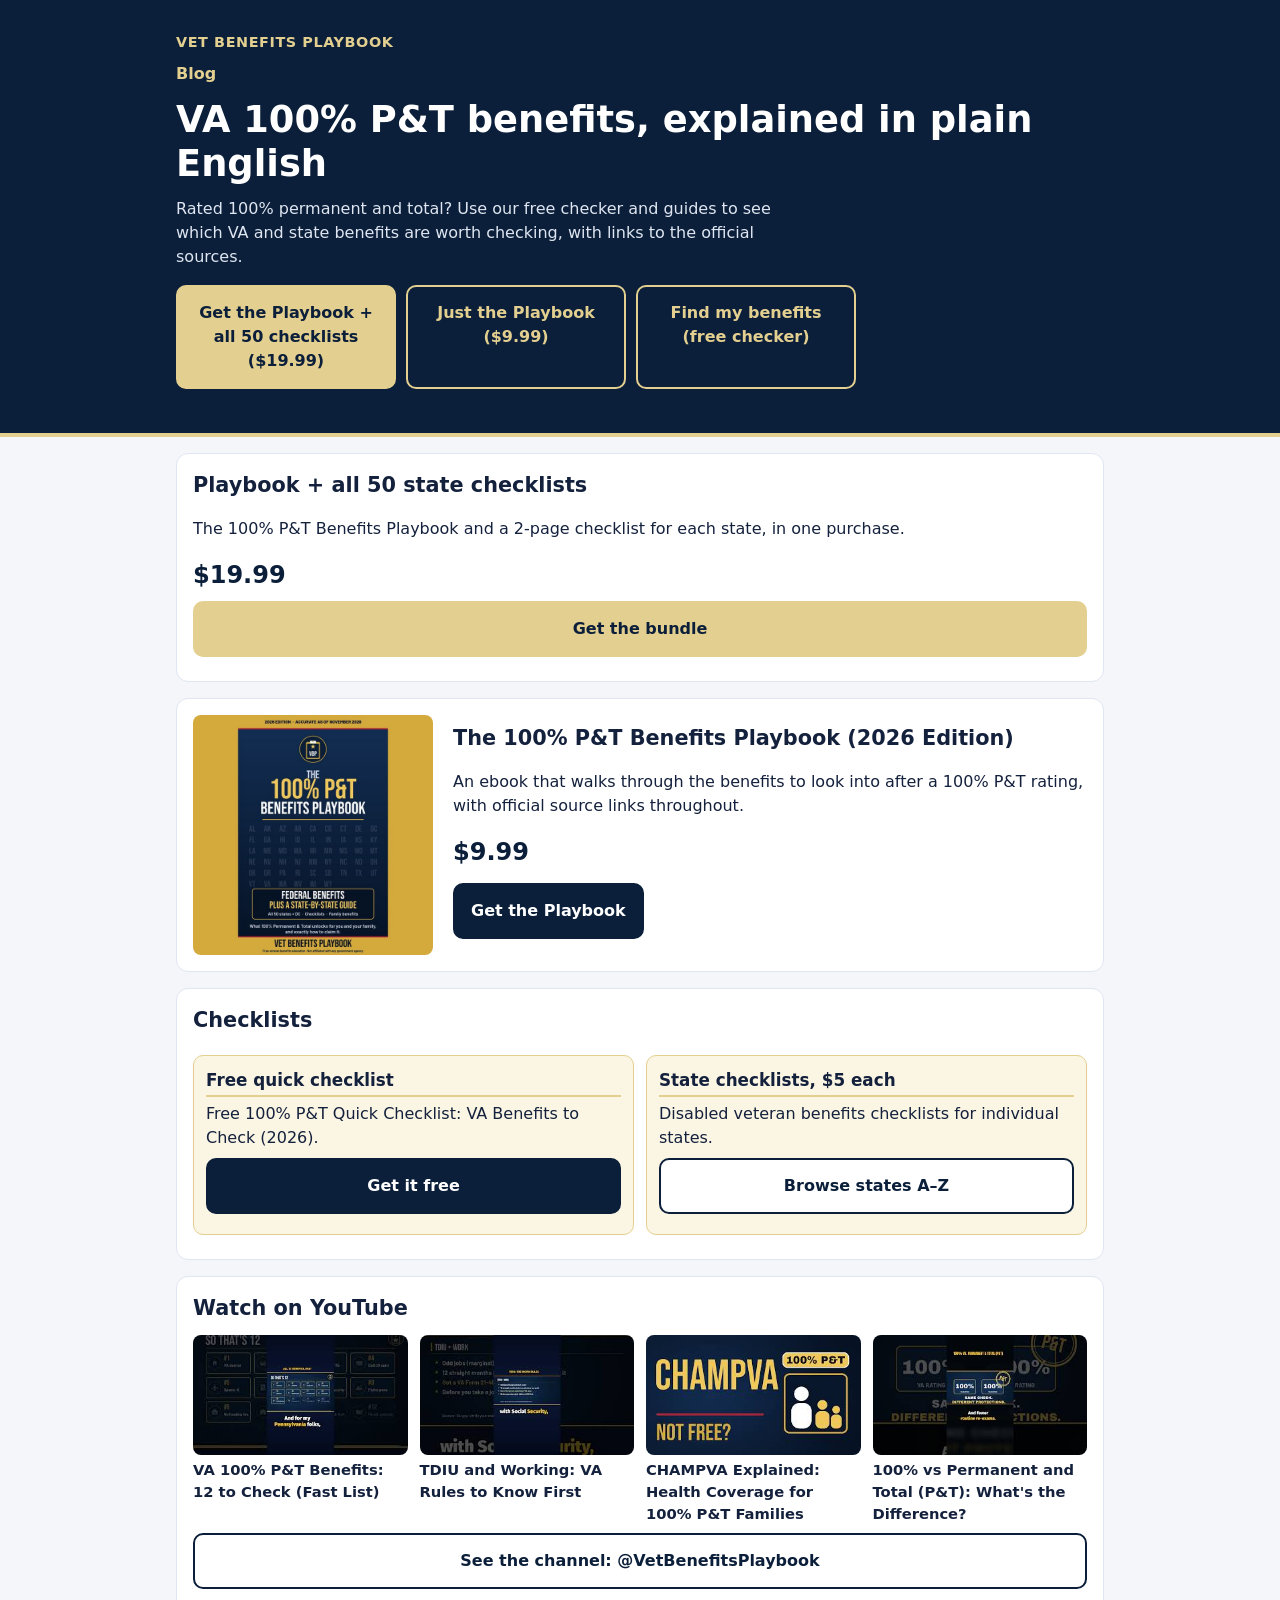
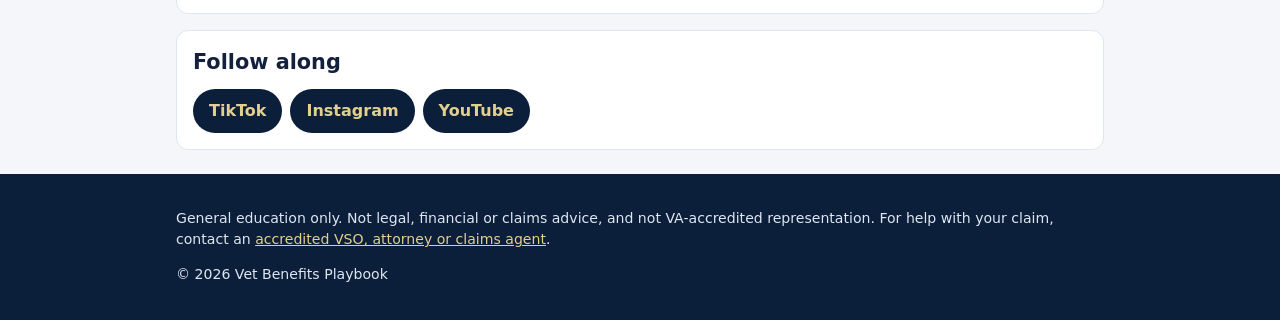
<file: index.html>
<!doctype html>
<html lang="en">
<head>
<meta charset="utf-8">
<meta name="viewport" content="width=device-width,initial-scale=1">
<title>VA 100% P&amp;T Benefits Guide | Vet Benefits Playbook</title>
<meta name="description" content="Plain-English guides to VA 100% P&amp;T benefits: a free benefits checker, the Vet Benefits Playbook ebook, state checklists and short YouTube explainers.">
<link rel="canonical" href="https://vetbenefitsplaybook.com/">
<meta property="og:type" content="website">
<meta property="og:site_name" content="Vet Benefits Playbook">
<meta property="og:title" content="VA 100% P&amp;T Benefits Guide | Vet Benefits Playbook">
<meta property="og:description" content="Find the VA and state benefits to check at 100% P&amp;T. Free checker, ebook, state checklists and videos.">
<meta property="og:url" content="https://vetbenefitsplaybook.com/">
<meta property="og:image" content="https://vetbenefitsplaybook.com/checker/og.png">
<meta name="twitter:card" content="summary_large_image">
<meta name="theme-color" content="#0b1f3a">
<link rel="icon" href="icon-192.png" type="image/png">
<link rel="stylesheet" href="style.css">
</head>
<body>
<a class="skip" href="#main">Skip to content</a>
<header class="hero">
 <div class="wrap">
  <p class="brand">Vet Benefits Playbook</p>
  <nav class="nav" aria-label="Site">
   <a href="/blog/">Blog</a>
  </nav>
  <h1>VA 100% P&amp;T benefits, explained in plain English</h1>
  <p class="lede">Rated 100% permanent and total? Use our free checker and guides to see which VA and state benefits are worth checking, with links to the official sources.</p>
  <div class="ctas">
   <a class="btn gold" data-store="/l/disabled-veteran-benefits-by-state" href="https://shop.vetbenefitsplaybook.com/l/disabled-veteran-benefits-by-state">Get the Playbook + all 50 checklists ($19.99)</a>
   <a class="btn ghost" data-store="/l/yvewf" href="https://shop.vetbenefitsplaybook.com/l/yvewf">Just the Playbook ($9.99)</a>
   <a class="btn ghost" href="/checker/">Find my benefits (free checker)</a>
  </div>
 </div>
</header>
<main id="main" class="wrap">
 <section class="card" aria-labelledby="bd">
  <h2 id="bd">Playbook + all 50 state checklists</h2>
  <p>The 100% P&amp;T Benefits Playbook and a 2-page checklist for each state, in one purchase.</p>
  <p class="price">$19.99</p>
  <a class="btn gold" data-store="/l/disabled-veteran-benefits-by-state" href="https://shop.vetbenefitsplaybook.com/l/disabled-veteran-benefits-by-state">Get the bundle</a>
 </section>

 <section class="card book" aria-labelledby="pb">
  <img src="cover.jpg" width="600" height="600" alt="Cover of The 100% P&amp;T Benefits Playbook (2026 Edition)" loading="lazy">
  <div>
   <h2 id="pb">The 100% P&amp;T Benefits Playbook (2026 Edition)</h2>
   <p>An ebook that walks through the benefits to look into after a 100% P&amp;T rating, with official source links throughout.</p>
   <p class="price">$9.99</p>
   <a class="btn primary" data-store="/l/yvewf" href="https://shop.vetbenefitsplaybook.com/l/yvewf">Get the Playbook</a>
  </div>
 </section>

 <section class="card" aria-labelledby="ck">
  <h2 id="ck">Checklists</h2>
  <div class="grid2">
   <div class="sub">
    <h3>Free quick checklist</h3>
    <p>Free 100% P&amp;T Quick Checklist: VA Benefits to Check (2026).</p>
    <a class="btn primary" data-store="/l/free-checklist" href="https://shop.vetbenefitsplaybook.com/l/free-checklist">Get it free</a>
   </div>
   <div class="sub">
    <h3>State checklists, $5 each</h3>
    <p>Disabled veteran benefits checklists for individual states.</p>
    <a class="btn" href="/checker/states/">Browse states A–Z</a>
   </div>
  </div>
 </section>

 <section class="card" aria-labelledby="yt">
  <h2 id="yt">Watch on YouTube</h2>
  <ul class="vids">
   <li><a href="https://www.youtube.com/watch?v=0TPpWiR0vYg"><img src="yt-0TPpWiR0vYg.jpg" width="320" height="180" alt="" loading="lazy"><span>VA 100% P&amp;T Benefits: 12 to Check (Fast List)</span></a></li>
   <li><a href="https://www.youtube.com/watch?v=iRoC-Iso9Nk"><img src="yt-iRoC-Iso9Nk.jpg" width="320" height="180" alt="" loading="lazy"><span>TDIU and Working: VA Rules to Know First</span></a></li>
   <li><a href="https://www.youtube.com/watch?v=4Q46p56eB9w"><img src="yt-4Q46p56eB9w.jpg" width="320" height="180" alt="" loading="lazy"><span>CHAMPVA Explained: Health Coverage for 100% P&amp;T Families</span></a></li>
   <li><a href="https://www.youtube.com/watch?v=_EdklOTW5DQ"><img src="yt-_EdklOTW5DQ.jpg" width="320" height="180" alt="" loading="lazy"><span>100% vs Permanent and Total (P&amp;T): What's the Difference?</span></a></li>
  </ul>
  <a class="btn" href="https://www.youtube.com/@VetBenefitsPlaybook">See the channel: @VetBenefitsPlaybook</a>
 </section>

 <section class="card" aria-labelledby="so">
  <h2 id="so">Follow along</h2>
  <ul class="social">
   <li><a href="https://www.tiktok.com/@vetbenefitsplaybook">TikTok</a></li>
   <li><a href="https://www.instagram.com/vetbenefitsplaybook/">Instagram</a></li>
   <li><a href="https://www.youtube.com/@VetBenefitsPlaybook">YouTube</a></li>
  </ul>
 </section>
</main>
<footer class="foot">
 <div class="wrap">
  <p>General education only. Not legal, financial or claims advice, and not VA-accredited representation. For help with your claim, contact an <a href="https://www.va.gov/ogc/apps/accreditation/index.asp">accredited VSO, attorney or claims agent</a>.</p>
  <p>&copy; 2026 Vet Benefits Playbook</p>
 </div>
</footer>
<script>
// Change STORE once shop.vetbenefitsplaybook.com is live.
const STORE="https://shop.vetbenefitsplaybook.com";
document.querySelectorAll("[data-store]").forEach(a=>a.href=STORE+a.dataset.store);
</script>
</body>
</html>
</file>
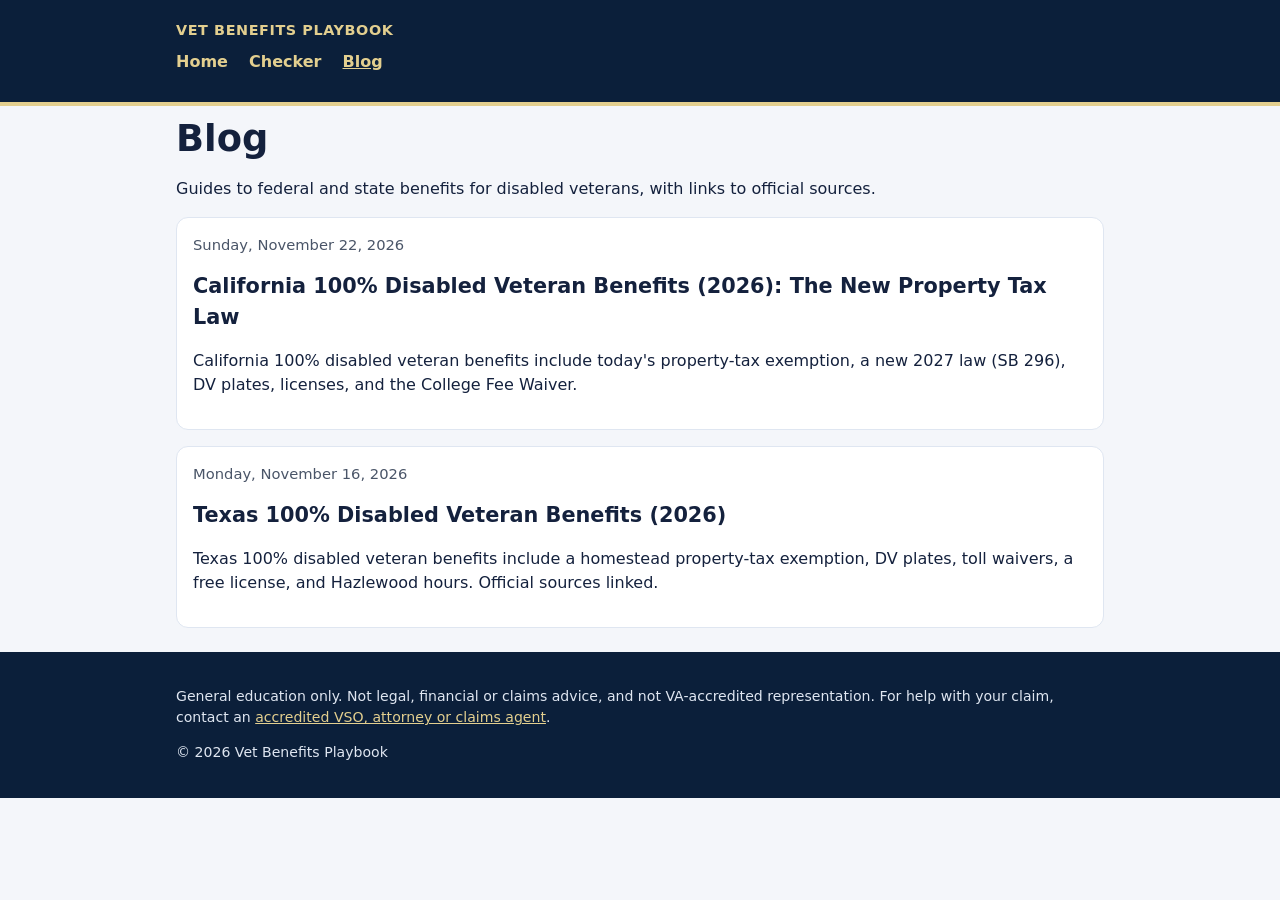
<file: blog/index.html>
<!doctype html>
<html lang="en">
<head>
<meta charset="utf-8">
<meta name="viewport" content="width=device-width,initial-scale=1">
<title>Blog | Vet Benefits Playbook</title>
<meta name="description" content="Guides to federal and state benefits for disabled veterans, with links to official sources.">
<link rel="canonical" href="https://vetbenefitsplaybook.com/blog/">
<meta property="og:type" content="website">
<meta property="og:site_name" content="Vet Benefits Playbook">
<meta property="og:title" content="Blog | Vet Benefits Playbook">
<meta property="og:description" content="Guides to federal and state benefits for disabled veterans, with links to official sources.">
<meta property="og:url" content="https://vetbenefitsplaybook.com/blog/">
<meta property="og:image" content="https://vetbenefitsplaybook.com/checker/og.png">
<meta name="twitter:card" content="summary_large_image">
<meta name="theme-color" content="#0b1f3a">
<link rel="icon" href="/icon-192.png" type="image/png">
<link rel="stylesheet" href="/style.css">
</head>
<body>
<a class="skip" href="#main">Skip to content</a>
<header class="hero hero-compact">
 <div class="wrap">
  <p class="brand"><a href="/">Vet Benefits Playbook</a></p>
  <nav class="nav" aria-label="Site">
   <a href="/">Home</a>
   <a href="/checker/">Checker</a>
   <a href="/blog/" aria-current="page">Blog</a>
  </nav>
 </div>
</header>
<main id="main" class="wrap">
<h1>Blog</h1>
<p>Guides to federal and state benefits for disabled veterans, with links to official sources.</p>
<ul class="listing">
  <li>
    <p class="date"><time datetime="2026-11-22">Sunday, November 22, 2026</time></p>
    <h2><a href="/blog/california-100-disabled-veteran-benefits/">California 100% Disabled Veteran Benefits (2026): The New Property Tax Law</a></h2>
    <p>California 100% disabled veteran benefits include today's property-tax exemption, a new 2027 law (SB 296), DV plates, licenses, and the College Fee Waiver.</p>
  </li>
  <li>
    <p class="date"><time datetime="2026-11-16">Monday, November 16, 2026</time></p>
    <h2><a href="/blog/texas-100-disabled-veteran-benefits/">Texas 100% Disabled Veteran Benefits (2026)</a></h2>
    <p>Texas 100% disabled veteran benefits include a homestead property-tax exemption, DV plates, toll waivers, a free license, and Hazlewood hours. Official sources linked.</p>
  </li>
</ul>

</main>
<footer class="foot">
 <div class="wrap">
  <p>General education only. Not legal, financial or claims advice, and not VA-accredited representation. For help with your claim, contact an <a href="https://www.va.gov/ogc/apps/accreditation/index.asp">accredited VSO, attorney or claims agent</a>.</p>
  <p>&copy; 2026 Vet Benefits Playbook</p>
 </div>
</footer>
</body>
</html>
</file>
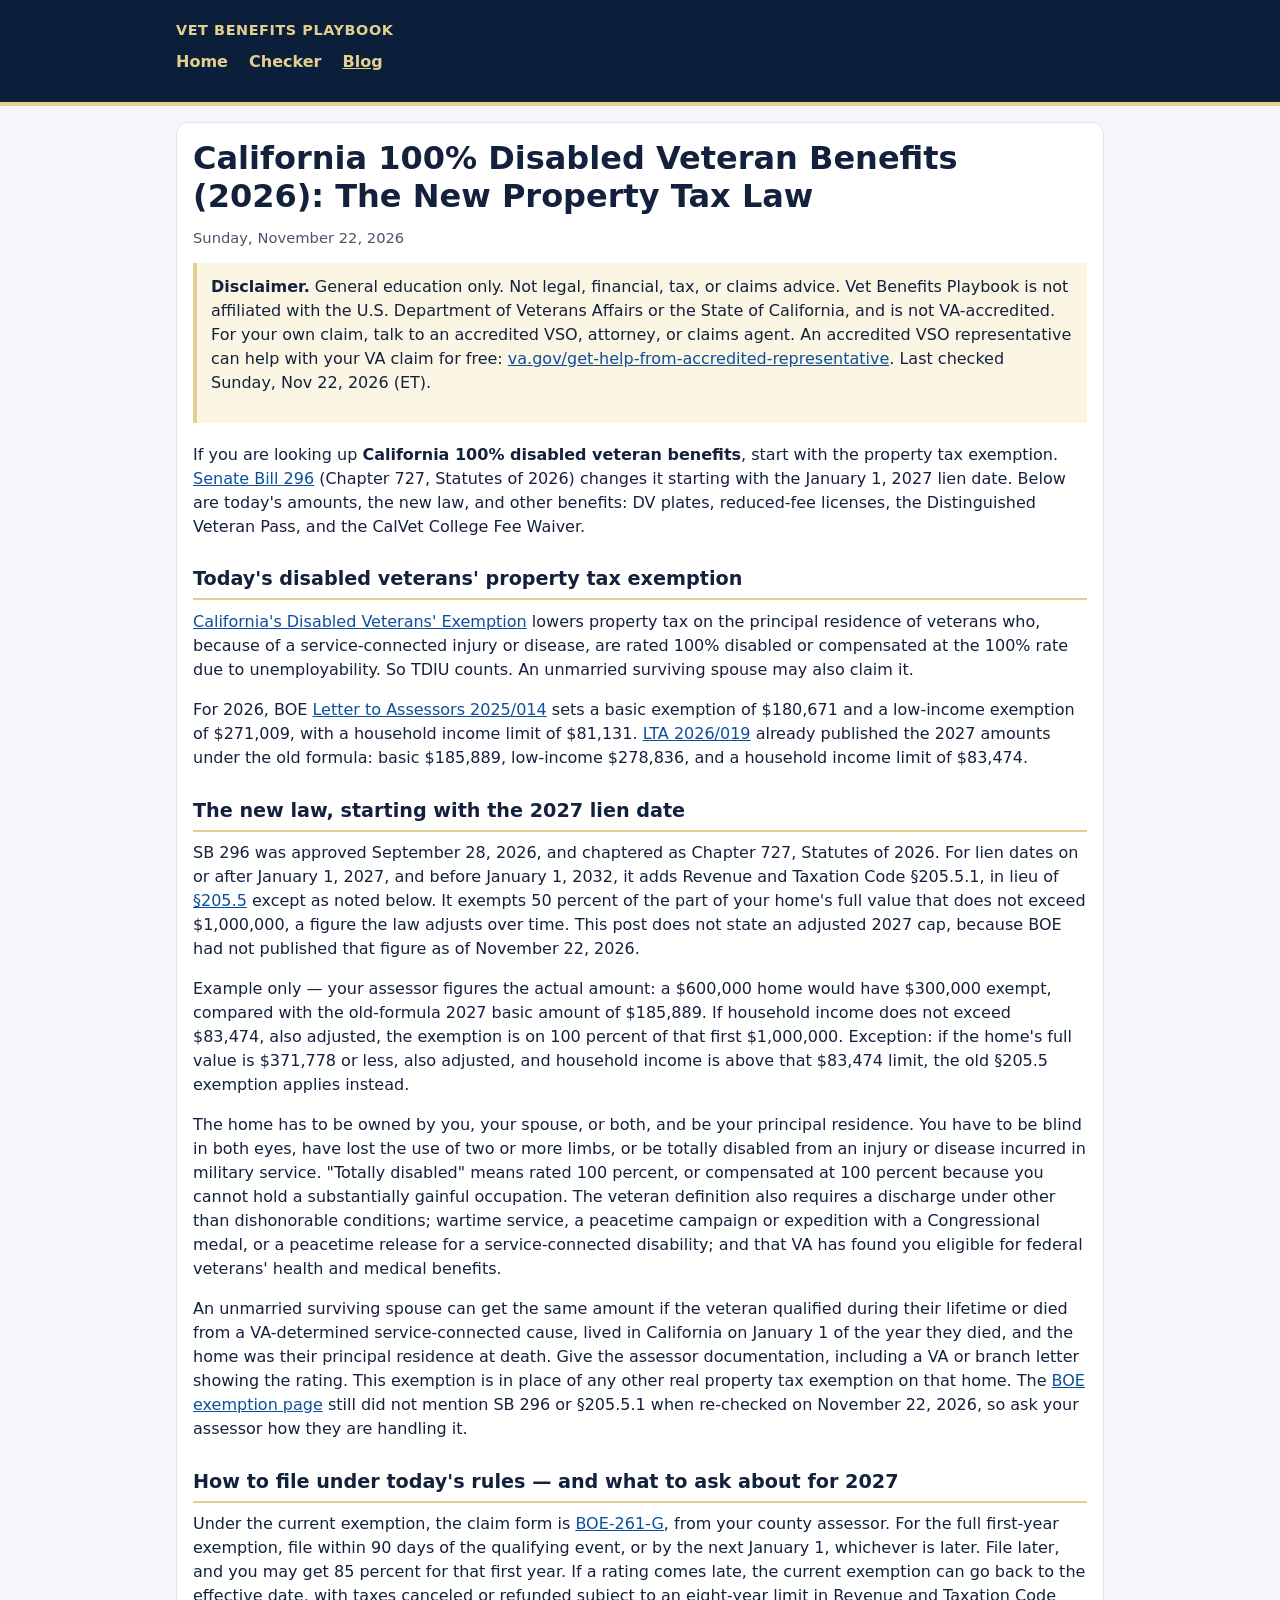
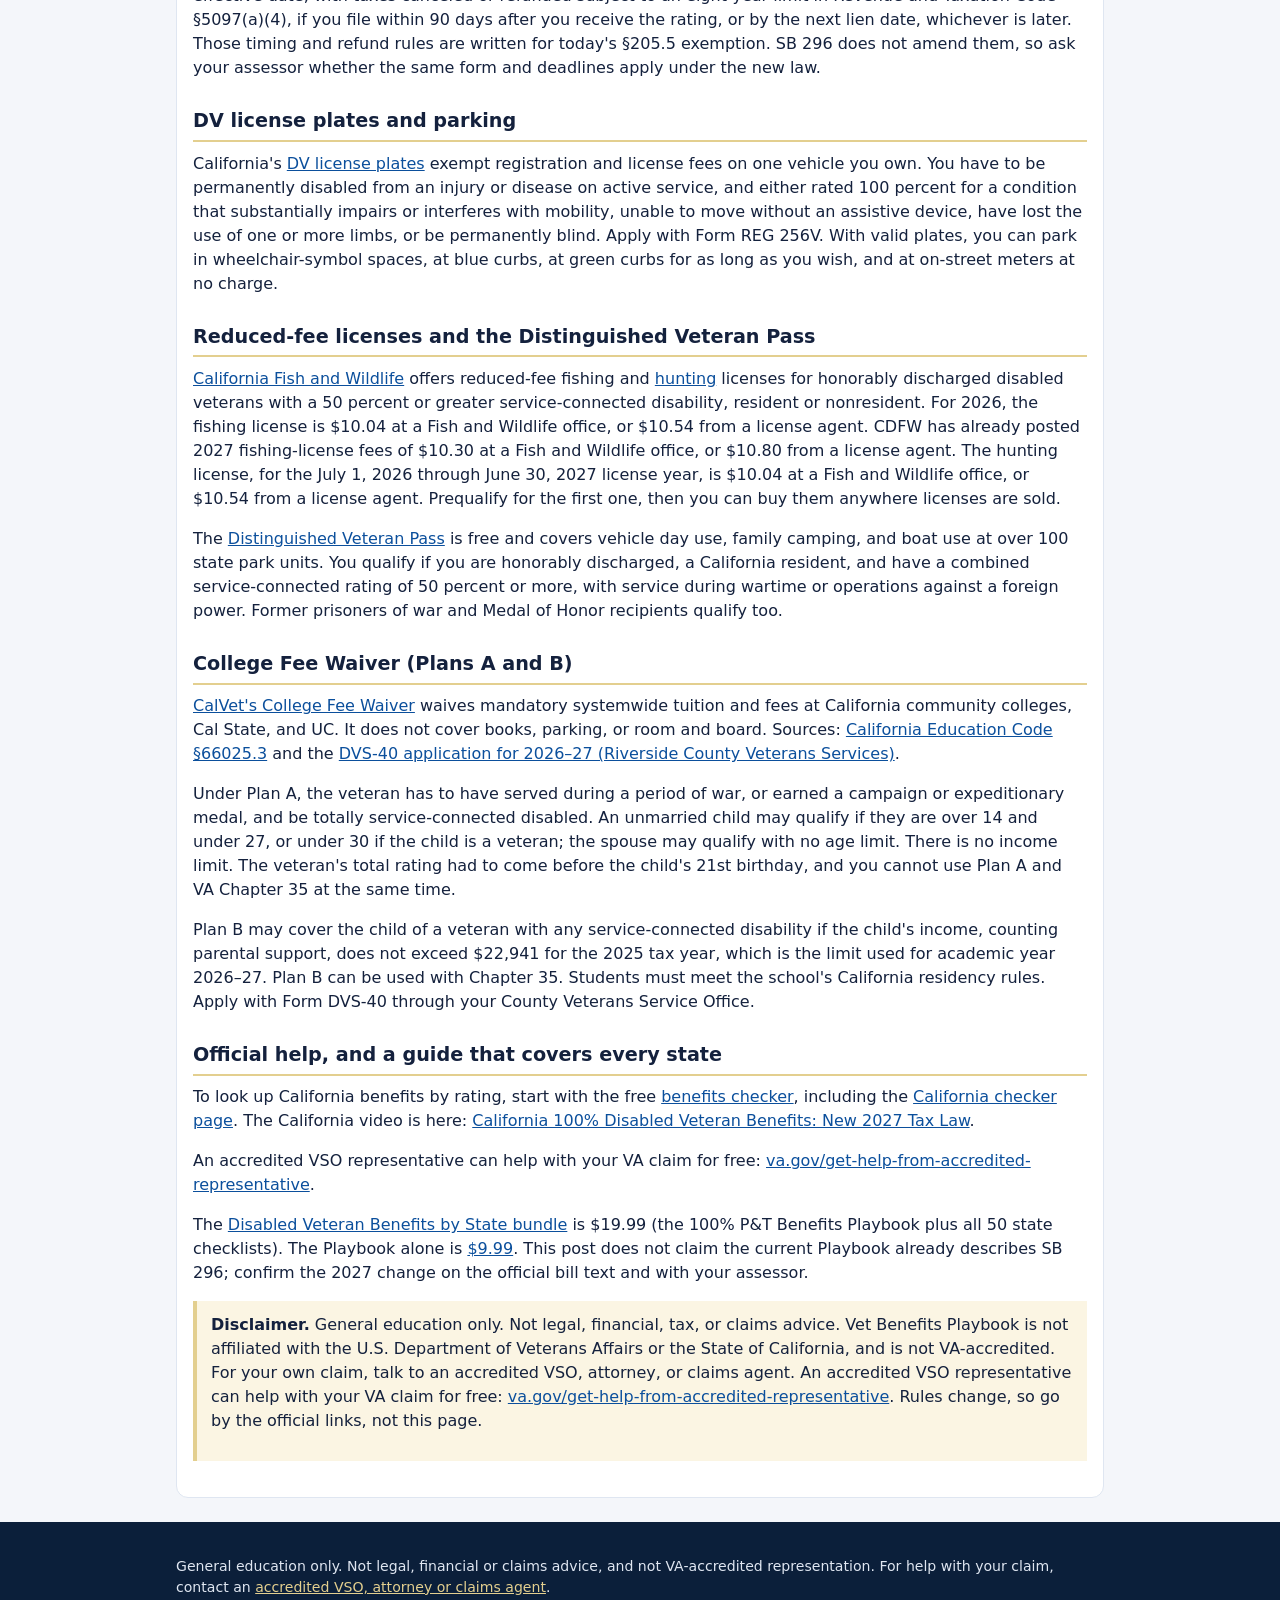
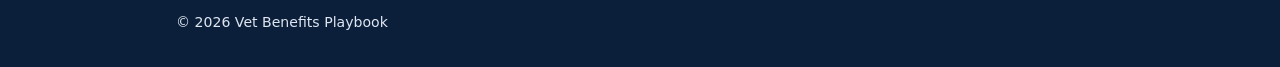
<file: blog/california-100-disabled-veteran-benefits/index.html>
<!doctype html>
<html lang="en">
<head>
<meta charset="utf-8">
<meta name="viewport" content="width=device-width,initial-scale=1">
<title>California 100% Disabled Veteran Benefits (2026): The New Property Tax Law | Vet Benefits Playbook</title>
<meta name="description" content="California 100% disabled veteran benefits include today&#x27;s property-tax exemption, a new 2027 law (SB 296), DV plates, licenses, and the College Fee Waiver.">
<link rel="canonical" href="https://vetbenefitsplaybook.com/blog/california-100-disabled-veteran-benefits/">
<meta property="og:type" content="article">
<meta property="og:site_name" content="Vet Benefits Playbook">
<meta property="og:title" content="California 100% Disabled Veteran Benefits (2026): The New Property Tax Law">
<meta property="og:description" content="California 100% disabled veteran benefits include today&#x27;s property-tax exemption, a new 2027 law (SB 296), DV plates, licenses, and the College Fee Waiver.">
<meta property="og:url" content="https://vetbenefitsplaybook.com/blog/california-100-disabled-veteran-benefits/">
<meta property="og:image" content="https://vetbenefitsplaybook.com/checker/og.png">
<meta name="twitter:card" content="summary_large_image">
<meta name="theme-color" content="#0b1f3a">
<link rel="icon" href="/icon-192.png" type="image/png">
<link rel="stylesheet" href="/style.css">
<script type="application/ld+json">
{
  "@context": "https://schema.org",
  "@type": "Article",
  "headline": "California 100% Disabled Veteran Benefits (2026): The New Property Tax Law",
  "description": "California 100% disabled veteran benefits include today's property-tax exemption, a new 2027 law (SB 296), DV plates, licenses, and the College Fee Waiver.",
  "datePublished": "2026-11-22",
  "dateModified": "2026-11-22",
  "mainEntityOfPage": {
    "@type": "WebPage",
    "@id": "https://vetbenefitsplaybook.com/blog/california-100-disabled-veteran-benefits/"
  },
  "url": "https://vetbenefitsplaybook.com/blog/california-100-disabled-veteran-benefits/",
  "author": {
    "@type": "Organization",
    "name": "Vet Benefits Playbook",
    "url": "https://vetbenefitsplaybook.com/"
  },
  "publisher": {
    "@type": "Organization",
    "name": "Vet Benefits Playbook",
    "url": "https://vetbenefitsplaybook.com/",
    "logo": {
      "@type": "ImageObject",
      "url": "https://vetbenefitsplaybook.com/icon-192.png"
    }
  }
}
</script>
</head>
<body>
<a class="skip" href="#main">Skip to content</a>
<header class="hero hero-compact">
 <div class="wrap">
  <p class="brand"><a href="/">Vet Benefits Playbook</a></p>
  <nav class="nav" aria-label="Site">
   <a href="/">Home</a>
   <a href="/checker/">Checker</a>
   <a href="/blog/" aria-current="page">Blog</a>
  </nav>
 </div>
</header>
<main id="main" class="wrap">
<article class="post card">
  <header>
    <h1>California 100% Disabled Veteran Benefits (2026): The New Property Tax Law</h1>
    <p class="post-meta"><time datetime="2026-11-22">Sunday, November 22, 2026</time></p>
  </header>
  <div class="post-body">
<blockquote class="disclaimer"><p><strong>Disclaimer.</strong> General education only. Not legal, financial, tax, or claims advice. Vet Benefits Playbook is not affiliated with the U.S. Department of Veterans Affairs or the State of California, and is not VA-accredited. For your own claim, talk to an accredited VSO, attorney, or claims agent. An accredited VSO representative can help with your VA claim for free: <a href="https://www.va.gov/get-help-from-accredited-representative/">va.gov/get-help-from-accredited-representative</a>. Last checked Sunday, Nov 22, 2026 (ET).</p></blockquote>
<p>If you are looking up <strong>California 100% disabled veteran benefits</strong>, start with the property tax exemption. <a href="https://leginfo.legislature.ca.gov/faces/billTextClient.xhtml?bill_id=202520260SB296">Senate Bill 296</a> (Chapter 727, Statutes of 2026) changes it starting with the January 1, 2027 lien date. Below are today's amounts, the new law, and other benefits: DV plates, reduced-fee licenses, the Distinguished Veteran Pass, and the CalVet College Fee Waiver.</p>
<h2>Today's disabled veterans' property tax exemption</h2>
<p><a href="https://www.boe.ca.gov/proptaxes/dv_exemption.htm">California's Disabled Veterans' Exemption</a> lowers property tax on the principal residence of veterans who, because of a service-connected injury or disease, are rated 100% disabled or compensated at the 100% rate due to unemployability. So TDIU counts. An unmarried surviving spouse may also claim it.</p>
<p>For 2026, BOE <a href="https://www.boe.ca.gov/proptaxes/pdf/lta25014.pdf">Letter to Assessors 2025/014</a> sets a basic exemption of $180,671 and a low-income exemption of $271,009, with a household income limit of $81,131. <a href="https://www.boe.ca.gov/proptaxes/pdf/lta26019.pdf">LTA 2026/019</a> already published the 2027 amounts under the old formula: basic $185,889, low-income $278,836, and a household income limit of $83,474.</p>
<h2>The new law, starting with the 2027 lien date</h2>
<p>SB 296 was approved September 28, 2026, and chaptered as Chapter 727, Statutes of 2026. For lien dates on or after January 1, 2027, and before January 1, 2032, it adds Revenue and Taxation Code §205.5.1, in lieu of <a href="https://leginfo.legislature.ca.gov/faces/codes_displaySection.xhtml?lawCode=RTC&amp;sectionNum=205.5">§205.5</a> except as noted below. It exempts 50 percent of the part of your home's full value that does not exceed $1,000,000, a figure the law adjusts over time. This post does not state an adjusted 2027 cap, because BOE had not published that figure as of November 22, 2026.</p>
<p>Example only — your assessor figures the actual amount: a $600,000 home would have $300,000 exempt, compared with the old-formula 2027 basic amount of $185,889. If household income does not exceed $83,474, also adjusted, the exemption is on 100 percent of that first $1,000,000. Exception: if the home's full value is $371,778 or less, also adjusted, and household income is above that $83,474 limit, the old §205.5 exemption applies instead.</p>
<p>The home has to be owned by you, your spouse, or both, and be your principal residence. You have to be blind in both eyes, have lost the use of two or more limbs, or be totally disabled from an injury or disease incurred in military service. "Totally disabled" means rated 100 percent, or compensated at 100 percent because you cannot hold a substantially gainful occupation. The veteran definition also requires a discharge under other than dishonorable conditions; wartime service, a peacetime campaign or expedition with a Congressional medal, or a peacetime release for a service-connected disability; and that VA has found you eligible for federal veterans' health and medical benefits.</p>
<p>An unmarried surviving spouse can get the same amount if the veteran qualified during their lifetime or died from a VA-determined service-connected cause, lived in California on January 1 of the year they died, and the home was their principal residence at death. Give the assessor documentation, including a VA or branch letter showing the rating. This exemption is in place of any other real property tax exemption on that home. The <a href="https://www.boe.ca.gov/proptaxes/dv_exemption.htm">BOE exemption page</a> still did not mention SB 296 or §205.5.1 when re-checked on November 22, 2026, so ask your assessor how they are handling it.</p>
<h2>How to file under today's rules — and what to ask about for 2027</h2>
<p>Under the current exemption, the claim form is <a href="https://www.boe.ca.gov/proptaxes/dv_exemption.htm">BOE-261-G</a>, from your county assessor. For the full first-year exemption, file within 90 days of the qualifying event, or by the next January 1, whichever is later. File later, and you may get 85 percent for that first year. If a rating comes late, the current exemption can go back to the effective date, with taxes canceled or refunded subject to an eight-year limit in Revenue and Taxation Code §5097(a)(4), if you file within 90 days after you receive the rating, or by the next lien date, whichever is later. Those timing and refund rules are written for today's §205.5 exemption. SB 296 does not amend them, so ask your assessor whether the same form and deadlines apply under the new law.</p>
<h2>DV license plates and parking</h2>
<p>California's <a href="https://www.dmv.ca.gov/portal/vehicle-registration/license-plates-decals-and-placards/disabled-veteran-dv-license-plates/">DV license plates</a> exempt registration and license fees on one vehicle you own. You have to be permanently disabled from an injury or disease on active service, and either rated 100 percent for a condition that substantially impairs or interferes with mobility, unable to move without an assistive device, have lost the use of one or more limbs, or be permanently blind. Apply with Form REG 256V. With valid plates, you can park in wheelchair-symbol spaces, at blue curbs, at green curbs for as long as you wish, and at on-street meters at no charge.</p>
<h2>Reduced-fee licenses and the Distinguished Veteran Pass</h2>
<p><a href="https://wildlife.ca.gov/Licensing/Fishing">California Fish and Wildlife</a> offers reduced-fee fishing and <a href="https://wildlife.ca.gov/Licensing/Hunting/Items">hunting</a> licenses for honorably discharged disabled veterans with a 50 percent or greater service-connected disability, resident or nonresident. For 2026, the fishing license is $10.04 at a Fish and Wildlife office, or $10.54 from a license agent. CDFW has already posted 2027 fishing-license fees of $10.30 at a Fish and Wildlife office, or $10.80 from a license agent. The hunting license, for the July 1, 2026 through June 30, 2027 license year, is $10.04 at a Fish and Wildlife office, or $10.54 from a license agent. Prequalify for the first one, then you can buy them anywhere licenses are sold.</p>
<p>The <a href="https://www.parks.ca.gov/?page_id=30958">Distinguished Veteran Pass</a> is free and covers vehicle day use, family camping, and boat use at over 100 state park units. You qualify if you are honorably discharged, a California resident, and have a combined service-connected rating of 50 percent or more, with service during wartime or operations against a foreign power. Former prisoners of war and Medal of Honor recipients qualify too.</p>
<h2>College Fee Waiver (Plans A and B)</h2>
<p><a href="https://www.calvet.ca.gov/VetServices/Pages/College-Fee-Waiver.aspx">CalVet's College Fee Waiver</a> waives mandatory systemwide tuition and fees at California community colleges, Cal State, and UC. It does not cover books, parking, or room and board. Sources: <a href="https://leginfo.legislature.ca.gov/faces/codes_displaySection.xhtml?lawCode=EDC&amp;sectionNum=66025.3">California Education Code §66025.3</a> and the <a href="https://veterans.rivco.gov/sites/g/files/aldnop331/files/2026-05/DVS40%20Cover-App%20%2026.27.pdf">DVS-40 application for 2026–27 (Riverside County Veterans Services)</a>.</p>
<p>Under Plan A, the veteran has to have served during a period of war, or earned a campaign or expeditionary medal, and be totally service-connected disabled. An unmarried child may qualify if they are over 14 and under 27, or under 30 if the child is a veteran; the spouse may qualify with no age limit. There is no income limit. The veteran's total rating had to come before the child's 21st birthday, and you cannot use Plan A and VA Chapter 35 at the same time.</p>
<p>Plan B may cover the child of a veteran with any service-connected disability if the child's income, counting parental support, does not exceed $22,941 for the 2025 tax year, which is the limit used for academic year 2026–27. Plan B can be used with Chapter 35. Students must meet the school's California residency rules. Apply with Form DVS-40 through your County Veterans Service Office.</p>
<h2>Official help, and a guide that covers every state</h2>
<p>To look up California benefits by rating, start with the free <a href="https://vetbenefitsplaybook.com/checker/">benefits checker</a>, including the <a href="https://vetbenefitsplaybook.com/checker/california/">California checker page</a>. The California video is here: <a href="https://youtu.be/hLzF7K4iRaU">California 100% Disabled Veteran Benefits: New 2027 Tax Law</a>.</p>
<p>An accredited VSO representative can help with your VA claim for free: <a href="https://www.va.gov/get-help-from-accredited-representative/">va.gov/get-help-from-accredited-representative</a>.</p>
<p>The <a href="https://vetbenefitsplaybook.gumroad.com/l/disabled-veteran-benefits-by-state">Disabled Veteran Benefits by State bundle</a> is $19.99 (the 100% P&amp;T Benefits Playbook plus all 50 state checklists). The Playbook alone is <a href="https://vetbenefitsplaybook.gumroad.com/l/yvewf">$9.99</a>. This post does not claim the current Playbook already describes SB 296; confirm the 2027 change on the official bill text and with your assessor.</p>
<blockquote class="disclaimer"><p><strong>Disclaimer.</strong> General education only. Not legal, financial, tax, or claims advice. Vet Benefits Playbook is not affiliated with the U.S. Department of Veterans Affairs or the State of California, and is not VA-accredited. For your own claim, talk to an accredited VSO, attorney, or claims agent. An accredited VSO representative can help with your VA claim for free: <a href="https://www.va.gov/get-help-from-accredited-representative/">va.gov/get-help-from-accredited-representative</a>. Rules change, so go by the official links, not this page.</p></blockquote>
  </div>
</article>

</main>
<footer class="foot">
 <div class="wrap">
  <p>General education only. Not legal, financial or claims advice, and not VA-accredited representation. For help with your claim, contact an <a href="https://www.va.gov/ogc/apps/accreditation/index.asp">accredited VSO, attorney or claims agent</a>.</p>
  <p>&copy; 2026 Vet Benefits Playbook</p>
 </div>
</footer>
</body>
</html>
</file>
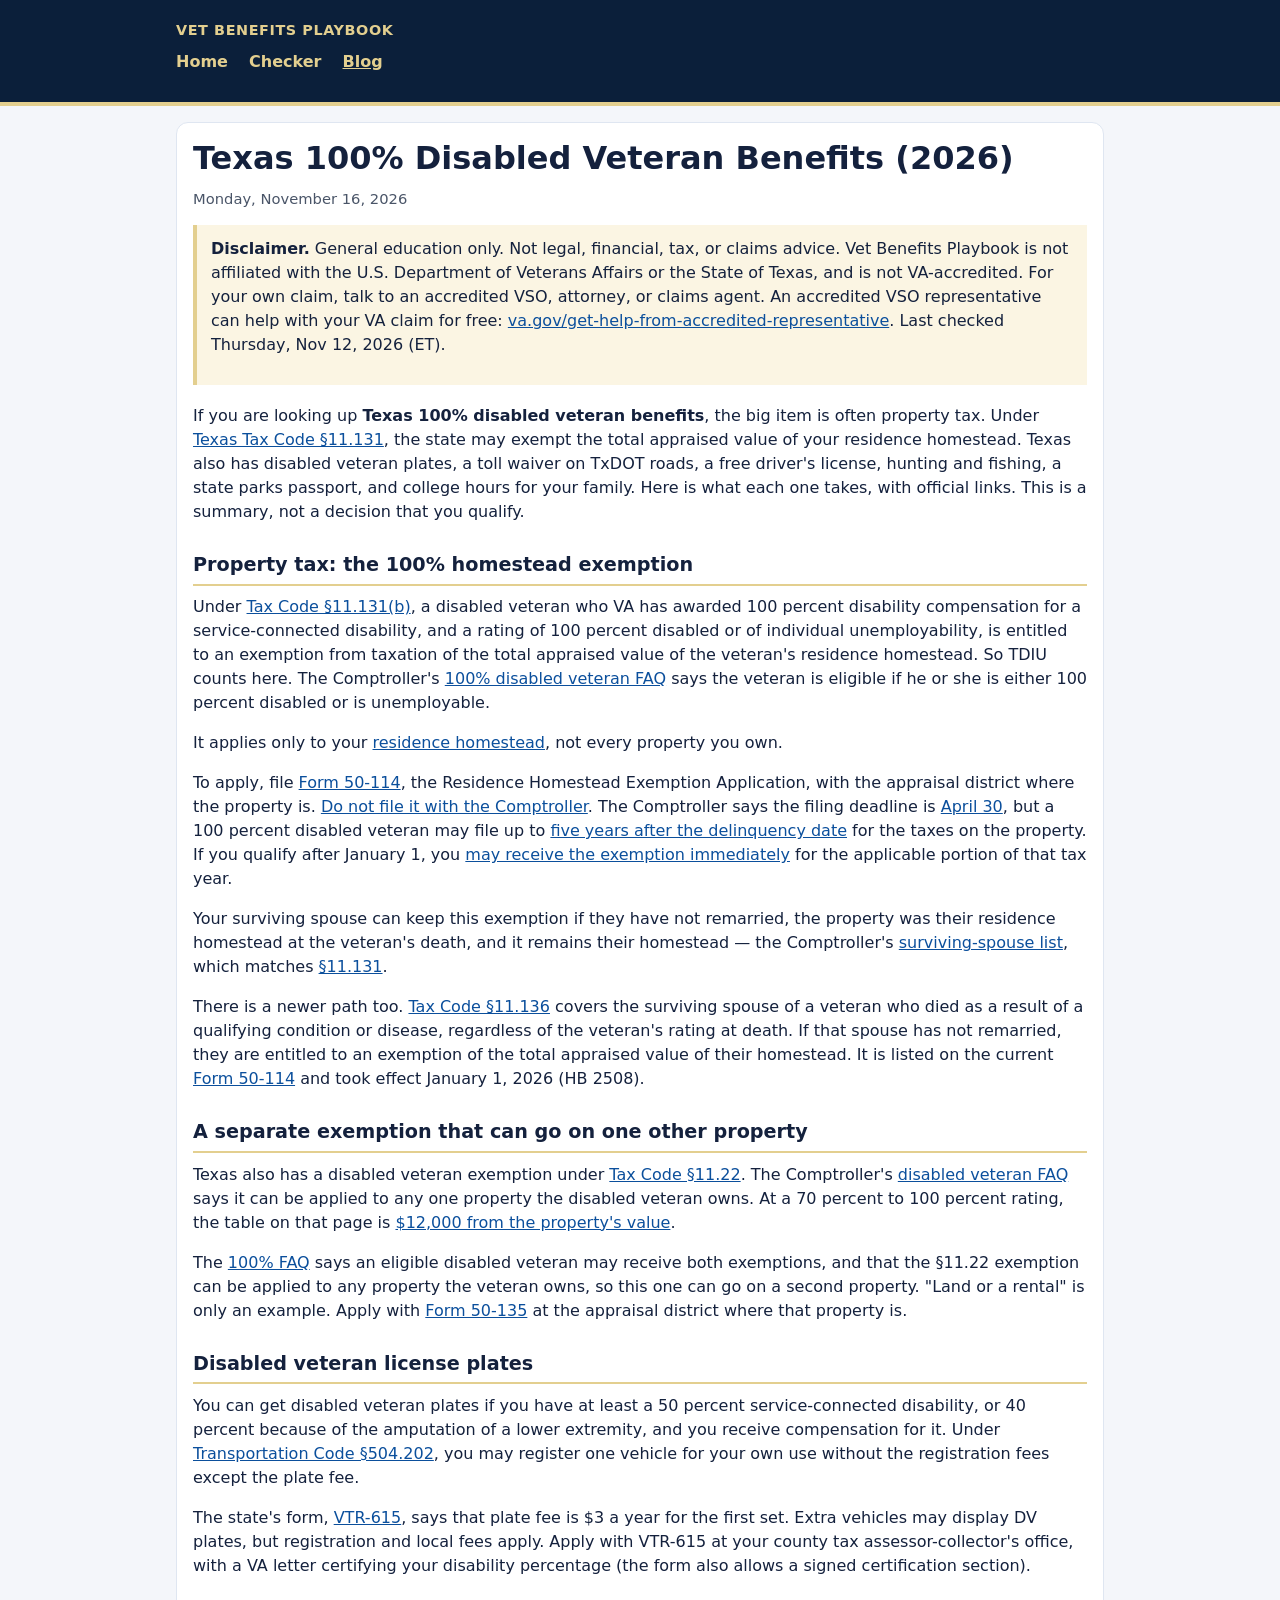
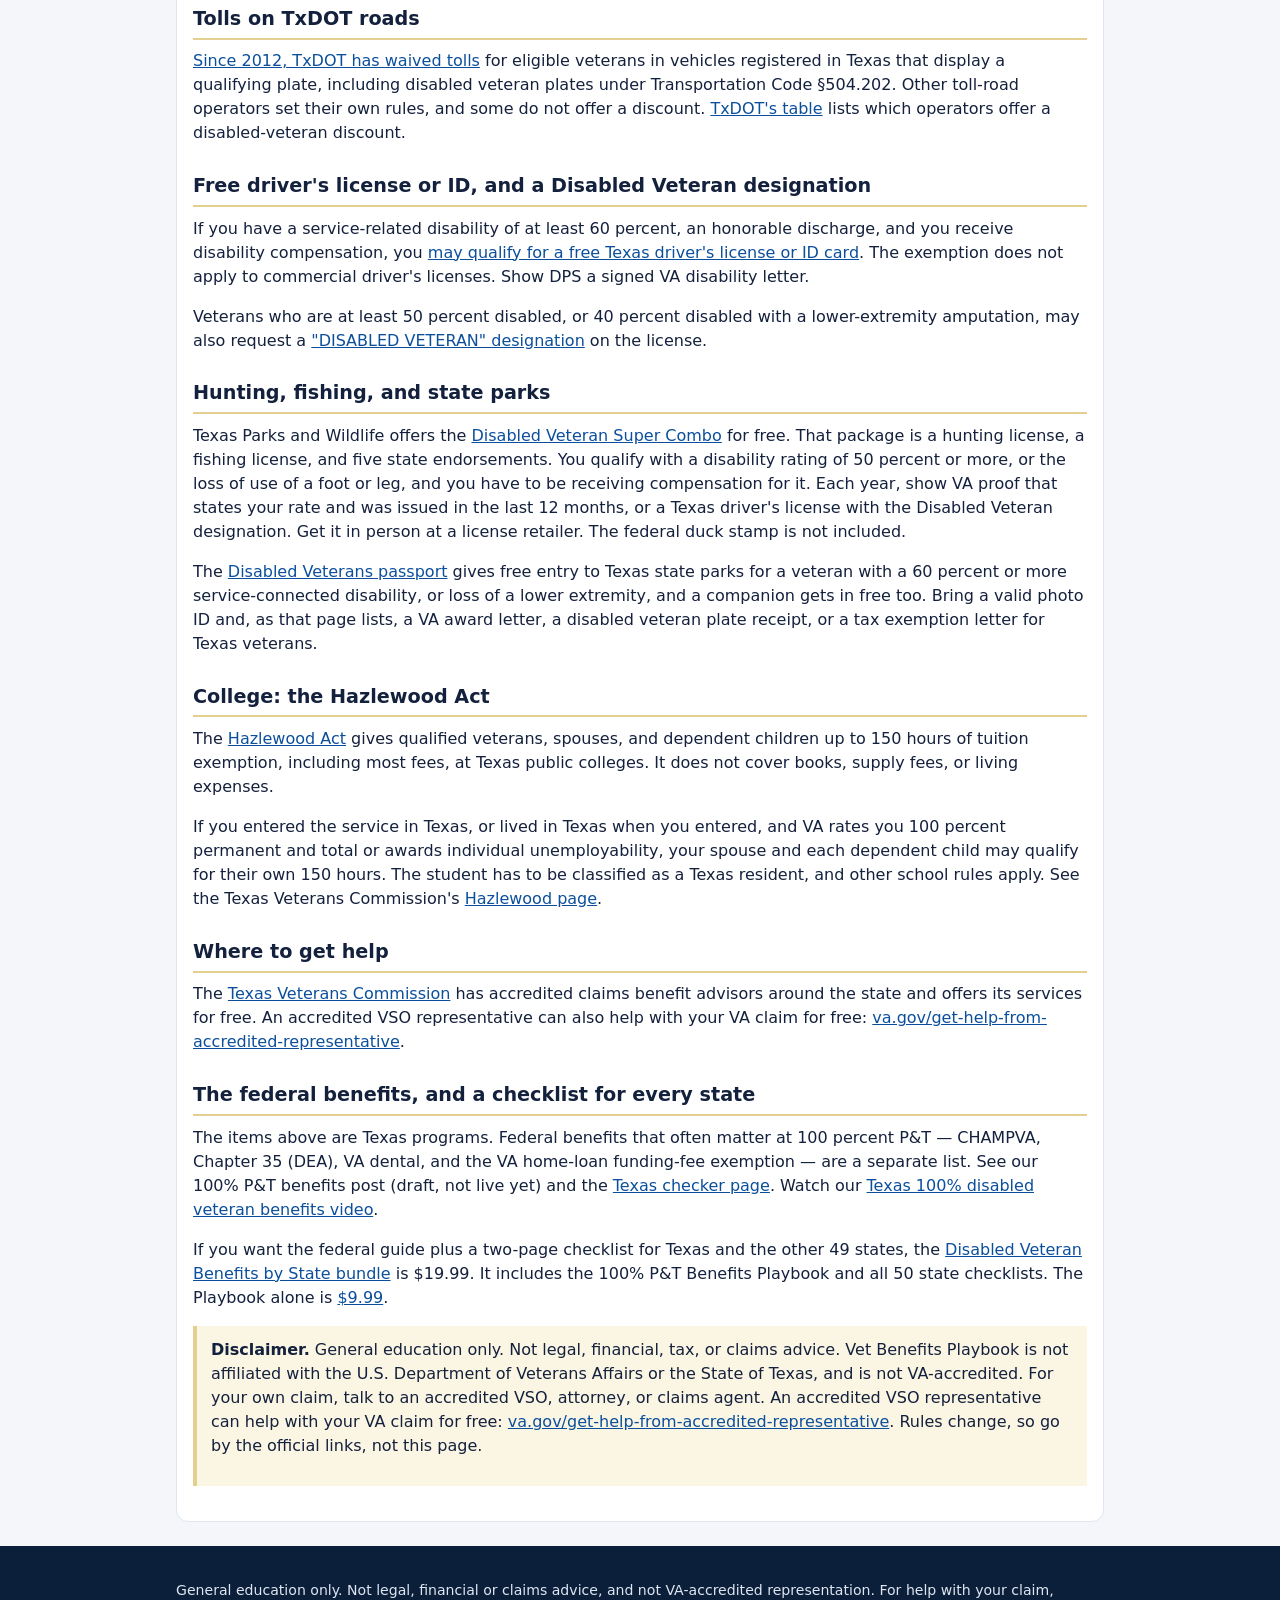
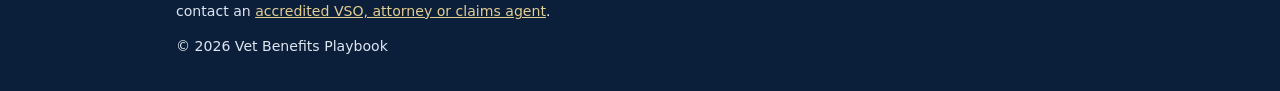
<file: blog/texas-100-disabled-veteran-benefits/index.html>
<!doctype html>
<html lang="en">
<head>
<meta charset="utf-8">
<meta name="viewport" content="width=device-width,initial-scale=1">
<title>Texas 100% Disabled Veteran Benefits (2026) | Vet Benefits Playbook</title>
<meta name="description" content="Texas 100% disabled veteran benefits include a homestead property-tax exemption, DV plates, toll waivers, a free license, and Hazlewood hours. Official sources linked.">
<link rel="canonical" href="https://vetbenefitsplaybook.com/blog/texas-100-disabled-veteran-benefits/">
<meta property="og:type" content="article">
<meta property="og:site_name" content="Vet Benefits Playbook">
<meta property="og:title" content="Texas 100% Disabled Veteran Benefits (2026)">
<meta property="og:description" content="Texas 100% disabled veteran benefits include a homestead property-tax exemption, DV plates, toll waivers, a free license, and Hazlewood hours. Official sources linked.">
<meta property="og:url" content="https://vetbenefitsplaybook.com/blog/texas-100-disabled-veteran-benefits/">
<meta property="og:image" content="https://vetbenefitsplaybook.com/checker/og.png">
<meta name="twitter:card" content="summary_large_image">
<meta name="theme-color" content="#0b1f3a">
<link rel="icon" href="/icon-192.png" type="image/png">
<link rel="stylesheet" href="/style.css">
<script type="application/ld+json">
{
  "@context": "https://schema.org",
  "@type": "Article",
  "headline": "Texas 100% Disabled Veteran Benefits (2026)",
  "description": "Texas 100% disabled veteran benefits include a homestead property-tax exemption, DV plates, toll waivers, a free license, and Hazlewood hours. Official sources linked.",
  "datePublished": "2026-11-16",
  "dateModified": "2026-11-16",
  "mainEntityOfPage": {
    "@type": "WebPage",
    "@id": "https://vetbenefitsplaybook.com/blog/texas-100-disabled-veteran-benefits/"
  },
  "url": "https://vetbenefitsplaybook.com/blog/texas-100-disabled-veteran-benefits/",
  "author": {
    "@type": "Organization",
    "name": "Vet Benefits Playbook",
    "url": "https://vetbenefitsplaybook.com/"
  },
  "publisher": {
    "@type": "Organization",
    "name": "Vet Benefits Playbook",
    "url": "https://vetbenefitsplaybook.com/",
    "logo": {
      "@type": "ImageObject",
      "url": "https://vetbenefitsplaybook.com/icon-192.png"
    }
  }
}
</script>
</head>
<body>
<a class="skip" href="#main">Skip to content</a>
<header class="hero hero-compact">
 <div class="wrap">
  <p class="brand"><a href="/">Vet Benefits Playbook</a></p>
  <nav class="nav" aria-label="Site">
   <a href="/">Home</a>
   <a href="/checker/">Checker</a>
   <a href="/blog/" aria-current="page">Blog</a>
  </nav>
 </div>
</header>
<main id="main" class="wrap">
<article class="post card">
  <header>
    <h1>Texas 100% Disabled Veteran Benefits (2026)</h1>
    <p class="post-meta"><time datetime="2026-11-16">Monday, November 16, 2026</time></p>
  </header>
  <div class="post-body">
<blockquote class="disclaimer"><p><strong>Disclaimer.</strong> General education only. Not legal, financial, tax, or claims advice. Vet Benefits Playbook is not affiliated with the U.S. Department of Veterans Affairs or the State of Texas, and is not VA-accredited. For your own claim, talk to an accredited VSO, attorney, or claims agent. An accredited VSO representative can help with your VA claim for free: <a href="https://www.va.gov/get-help-from-accredited-representative/">va.gov/get-help-from-accredited-representative</a>. Last checked Thursday, Nov 12, 2026 (ET).</p></blockquote>
<p>If you are looking up <strong>Texas 100% disabled veteran benefits</strong>, the big item is often property tax. Under <a href="https://statutes.capitol.texas.gov/Docs/TX/htm/TX.11.htm">Texas Tax Code §11.131</a>, the state may exempt the total appraised value of your residence homestead. Texas also has disabled veteran plates, a toll waiver on TxDOT roads, a free driver's license, hunting and fishing, a state parks passport, and college hours for your family. Here is what each one takes, with official links. This is a summary, not a decision that you qualify.</p>
<h2>Property tax: the 100% homestead exemption</h2>
<p>Under <a href="https://statutes.capitol.texas.gov/Docs/TX/htm/TX.11.htm">Tax Code §11.131(b)</a>, a disabled veteran who VA has awarded 100 percent disability compensation for a service-connected disability, and a rating of 100 percent disabled or of individual unemployability, is entitled to an exemption from taxation of the total appraised value of the veteran's residence homestead. So TDIU counts here. The Comptroller's <a href="https://comptroller.texas.gov/taxes/property-tax/exemptions/disabledvet-100-faq.php">100% disabled veteran FAQ</a> says the veteran is eligible if he or she is either 100 percent disabled or is unemployable.</p>
<p>It applies only to your <a href="https://comptroller.texas.gov/taxes/property-tax/exemptions/disabledvet-100-faq.php">residence homestead</a>, not every property you own.</p>
<p>To apply, file <a href="https://comptroller.texas.gov/forms/50-114.pdf">Form 50-114</a>, the Residence Homestead Exemption Application, with the appraisal district where the property is. <a href="https://comptroller.texas.gov/forms/50-114.pdf">Do not file it with the Comptroller</a>. The Comptroller says the filing deadline is <a href="https://comptroller.texas.gov/taxes/property-tax/exemptions/disabledvet-100-faq.php">April 30</a>, but a 100 percent disabled veteran may file up to <a href="https://comptroller.texas.gov/taxes/property-tax/exemptions/disabledvet-100-faq.php">five years after the delinquency date</a> for the taxes on the property. If you qualify after January 1, you <a href="https://comptroller.texas.gov/taxes/property-tax/exemptions/disabledvet-100-faq.php">may receive the exemption immediately</a> for the applicable portion of that tax year.</p>
<p>Your surviving spouse can keep this exemption if they have not remarried, the property was their residence homestead at the veteran's death, and it remains their homestead — the Comptroller's <a href="https://comptroller.texas.gov/taxes/property-tax/exemptions/disabledvet-100-faq.php">surviving-spouse list</a>, which matches <a href="https://statutes.capitol.texas.gov/Docs/TX/htm/TX.11.htm">§11.131</a>.</p>
<p>There is a newer path too. <a href="https://statutes.capitol.texas.gov/Docs/TX/htm/TX.11.htm">Tax Code §11.136</a> covers the surviving spouse of a veteran who died as a result of a qualifying condition or disease, regardless of the veteran's rating at death. If that spouse has not remarried, they are entitled to an exemption of the total appraised value of their homestead. It is listed on the current <a href="https://comptroller.texas.gov/forms/50-114.pdf">Form 50-114</a> and took effect January 1, 2026 (HB 2508).</p>
<h2>A separate exemption that can go on one other property</h2>
<p>Texas also has a disabled veteran exemption under <a href="https://statutes.capitol.texas.gov/Docs/TX/htm/TX.11.htm">Tax Code §11.22</a>. The Comptroller's <a href="https://comptroller.texas.gov/taxes/property-tax/exemptions/disabledvet-faq.php">disabled veteran FAQ</a> says it can be applied to any one property the disabled veteran owns. At a 70 percent to 100 percent rating, the table on that page is <a href="https://comptroller.texas.gov/taxes/property-tax/exemptions/disabledvet-faq.php">$12,000 from the property's value</a>.</p>
<p>The <a href="https://comptroller.texas.gov/taxes/property-tax/exemptions/disabledvet-100-faq.php">100% FAQ</a> says an eligible disabled veteran may receive both exemptions, and that the §11.22 exemption can be applied to any property the veteran owns, so this one can go on a second property. "Land or a rental" is only an example. Apply with <a href="https://comptroller.texas.gov/forms/50-135.pdf">Form 50-135</a> at the appraisal district where that property is.</p>
<h2>Disabled veteran license plates</h2>
<p>You can get disabled veteran plates if you have at least a 50 percent service-connected disability, or 40 percent because of the amputation of a lower extremity, and you receive compensation for it. Under <a href="https://statutes.capitol.texas.gov/Docs/TN/htm/TN.504.htm">Transportation Code §504.202</a>, you may register one vehicle for your own use without the registration fees except the plate fee.</p>
<p>The state's form, <a href="https://www.txdmv.gov/sites/default/files/form_files/VTR-615.pdf">VTR-615</a>, says that plate fee is $3 a year for the first set. Extra vehicles may display DV plates, but registration and local fees apply. Apply with VTR-615 at your county tax assessor-collector's office, with a VA letter certifying your disability percentage (the form also allows a signed certification section).</p>
<h2>Tolls on TxDOT roads</h2>
<p><a href="https://www.txdot.gov/discover/toll-roads-managed-lanes/programs/txdot-veterans-discount-program.html">Since 2012, TxDOT has waived tolls</a> for eligible veterans in vehicles registered in Texas that display a qualifying plate, including disabled veteran plates under Transportation Code §504.202. Other toll-road operators set their own rules, and some do not offer a discount. <a href="https://www.txdot.gov/discover/toll-roads-managed-lanes/programs/txdot-veterans-discount-program.html">TxDOT's table</a> lists which operators offer a disabled-veteran discount.</p>
<h2>Free driver's license or ID, and a Disabled Veteran designation</h2>
<p>If you have a service-related disability of at least 60 percent, an honorable discharge, and you receive disability compensation, you <a href="https://www.dps.texas.gov/section/driver-license/driver-license-and-identification-services-veterans">may qualify for a free Texas driver's license or ID card</a>. The exemption does not apply to commercial driver's licenses. Show DPS a signed VA disability letter.</p>
<p>Veterans who are at least 50 percent disabled, or 40 percent disabled with a lower-extremity amputation, may also request a <a href="https://www.dps.texas.gov/section/driver-license/driver-license-and-identification-services-veterans">"DISABLED VETERAN" designation</a> on the license.</p>
<h2>Hunting, fishing, and state parks</h2>
<p>Texas Parks and Wildlife offers the <a href="https://tpwd.texas.gov/regulations/outdoor-annual/licenses/combination-hunting-fishing/disabled-veteran-super-combo-hunting-and-all-water-fishing-package">Disabled Veteran Super Combo</a> for free. That package is a hunting license, a fishing license, and five state endorsements. You qualify with a disability rating of 50 percent or more, or the loss of use of a foot or leg, and you have to be receiving compensation for it. Each year, show VA proof that states your rate and was issued in the last 12 months, or a Texas driver's license with the Disabled Veteran designation. Get it in person at a license retailer. The federal duck stamp is not included.</p>
<p>The <a href="https://tpwd.texas.gov/state-parks/park-information/passes/texas-parklands-passports">Disabled Veterans passport</a> gives free entry to Texas state parks for a veteran with a 60 percent or more service-connected disability, or loss of a lower extremity, and a companion gets in free too. Bring a valid photo ID and, as that page lists, a VA award letter, a disabled veteran plate receipt, or a tax exemption letter for Texas veterans.</p>
<h2>College: the Hazlewood Act</h2>
<p>The <a href="https://tvc.texas.gov/education/hazlewood/">Hazlewood Act</a> gives qualified veterans, spouses, and dependent children up to 150 hours of tuition exemption, including most fees, at Texas public colleges. It does not cover books, supply fees, or living expenses.</p>
<p>If you entered the service in Texas, or lived in Texas when you entered, and VA rates you 100 percent permanent and total or awards individual unemployability, your spouse and each dependent child may qualify for their own 150 hours. The student has to be classified as a Texas resident, and other school rules apply. See the Texas Veterans Commission's <a href="https://tvc.texas.gov/education/hazlewood/">Hazlewood page</a>.</p>
<h2>Where to get help</h2>
<p>The <a href="https://tvc.texas.gov/claims/">Texas Veterans Commission</a> has accredited claims benefit advisors around the state and offers its services for free. An accredited VSO representative can also help with your VA claim for free: <a href="https://www.va.gov/get-help-from-accredited-representative/">va.gov/get-help-from-accredited-representative</a>.</p>
<h2>The federal benefits, and a checklist for every state</h2>
<p>The items above are Texas programs. Federal benefits that often matter at 100 percent P&amp;T — CHAMPVA, Chapter 35 (DEA), VA dental, and the VA home-loan funding-fee exemption — are a separate list. See our 100% P&amp;T benefits post (draft, not live yet) and the <a href="https://vetbenefitsplaybook.com/checker/texas/">Texas checker page</a>. Watch our <a href="https://youtu.be/JnDXyk1Nif4">Texas 100% disabled veteran benefits video</a>.</p>
<p>If you want the federal guide plus a two-page checklist for Texas and the other 49 states, the <a href="https://vetbenefitsplaybook.gumroad.com/l/disabled-veteran-benefits-by-state">Disabled Veteran Benefits by State bundle</a> is $19.99. It includes the 100% P&amp;T Benefits Playbook and all 50 state checklists. The Playbook alone is <a href="https://vetbenefitsplaybook.gumroad.com/l/yvewf">$9.99</a>.</p>
<blockquote class="disclaimer"><p><strong>Disclaimer.</strong> General education only. Not legal, financial, tax, or claims advice. Vet Benefits Playbook is not affiliated with the U.S. Department of Veterans Affairs or the State of Texas, and is not VA-accredited. For your own claim, talk to an accredited VSO, attorney, or claims agent. An accredited VSO representative can help with your VA claim for free: <a href="https://www.va.gov/get-help-from-accredited-representative/">va.gov/get-help-from-accredited-representative</a>. Rules change, so go by the official links, not this page.</p></blockquote>
  </div>
</article>

</main>
<footer class="foot">
 <div class="wrap">
  <p>General education only. Not legal, financial or claims advice, and not VA-accredited representation. For help with your claim, contact an <a href="https://www.va.gov/ogc/apps/accreditation/index.asp">accredited VSO, attorney or claims agent</a>.</p>
  <p>&copy; 2026 Vet Benefits Playbook</p>
 </div>
</footer>
</body>
</html>
</file>
<file: style.css>
:root{--navy:#0b1f3a;--navy2:#16345f;--gold:#e3cf8f;--cream:#fbf5e3;--ink:#14213d;--mut:#4a5568;--line:#dfe6f1;--focus:#1a73e8}
*{box-sizing:border-box}html{-webkit-text-size-adjust:100%}
body{margin:0;font:16px/1.5 system-ui,-apple-system,"Segoe UI",Roboto,Arial,sans-serif;color:var(--ink);background:#f4f6fa}
.wrap{max-width:960px;margin:0 auto;padding:0 16px}
.skip{position:absolute;left:-999px;top:0;background:#fff;padding:8px;z-index:9}.skip:focus{left:8px}
.hero{background:var(--navy);color:#fff;padding:32px 0 36px;border-bottom:4px solid var(--gold)}
.brand{margin:0;color:var(--gold);font-weight:700;letter-spacing:.04em;font-size:.9rem;text-transform:uppercase}
h1{font-size:1.75rem;line-height:1.2;margin:.3em 0}.lede{margin:0 0 8px;color:var(--line);max-width:60ch}
h2{font-size:1.3rem;margin:0 0 .5em}h3{font-size:1.05rem;margin:0 0 .3em;border-bottom:2px solid var(--gold);padding-bottom:2px}
.card{background:#fff;border:1px solid var(--line);border-radius:12px;padding:16px;margin:16px 0}
.btn{display:block;text-align:center;text-decoration:none;font-weight:700;padding:14px 16px;border-radius:10px;border:2px solid var(--navy);color:var(--navy);background:#fff;margin:8px 0;min-height:48px}
.btn.primary{background:var(--navy);color:#fff}
.btn.gold{background:var(--gold);border-color:var(--gold);color:var(--navy)}
.btn.ghost{background:transparent;border-color:var(--gold);color:var(--gold)}
.btn:hover{filter:brightness(1.1)}
a{color:#0b4f9c}a:focus-visible,.btn:focus-visible{outline:3px solid var(--focus);outline-offset:2px}
.book img{width:100%;max-width:280px;height:auto;display:block;margin:0 auto 12px;border-radius:8px}
.price{font-size:1.5rem;font-weight:800;margin:.2em 0;color:var(--navy)}
.sub{background:var(--cream);border:1px solid var(--gold);border-radius:10px;padding:12px;margin:8px 0}.sub p{margin:.3em 0}
.vids{list-style:none;margin:0 0 8px;padding:0;display:grid;grid-template-columns:1fr 1fr;gap:12px}
.vids a{text-decoration:none;color:var(--ink);font-weight:600;font-size:.92rem;display:block}
.vids img{width:100%;height:auto;aspect-ratio:16/9;border-radius:8px;display:block;margin-bottom:4px;background:var(--navy)}
.social{list-style:none;margin:0;padding:0;display:flex;flex-wrap:wrap;gap:8px}
.social a{display:inline-block;padding:10px 16px;border-radius:999px;background:var(--navy);color:var(--gold);font-weight:700;text-decoration:none;min-height:44px}
.foot{background:var(--navy);color:var(--line);font-size:.88rem;padding:20px 0;margin-top:24px}.foot a{color:var(--gold)}
@media(min-width:640px){h1{font-size:2.3rem}.ctas{display:flex;gap:10px}.ctas .btn{flex:0 1 220px}
 .book{display:grid;grid-template-columns:240px 1fr;gap:20px;align-items:center}.book img{margin:0}.book .btn{display:inline-block}
 .grid2{display:grid;grid-template-columns:1fr 1fr;gap:12px}.vids{grid-template-columns:repeat(4,1fr)}}

/* Blog and compact site nav (added for /blog/) */
.nav{margin:8px 0 12px}
.nav a{color:var(--gold);font-weight:700;text-decoration:none;margin-right:16px}
.nav a[aria-current="page"]{text-decoration:underline}
.hero-compact{padding:20px 0 16px}
.hero-compact .brand a{color:var(--gold);text-decoration:none}
article.post h1{font-size:1.75rem;line-height:1.2;margin:0 0 .35em}
.post-meta,.listing .date{color:var(--mut);font-size:.92rem;margin:0 0 1em}
article.post .post-body p{margin:0 0 1em}
article.post h2{font-size:1.2rem;margin:1.4em 0 .5em;border-bottom:2px solid var(--gold);padding-bottom:4px}
.disclaimer{background:var(--cream);border-left:4px solid var(--gold);padding:12px 14px;margin:0 0 1.2em}
.disclaimer p{margin:0}
.listing{list-style:none;margin:0;padding:0}
.listing li{background:#fff;border:1px solid var(--line);border-radius:12px;padding:16px;margin:16px 0}
.listing h2{margin:0 0 .35em}
.listing h2 a{color:var(--ink);text-decoration:none}
.listing h2 a:hover{text-decoration:underline}
@media(min-width:640px){article.post h1{font-size:2rem}}
</file>
